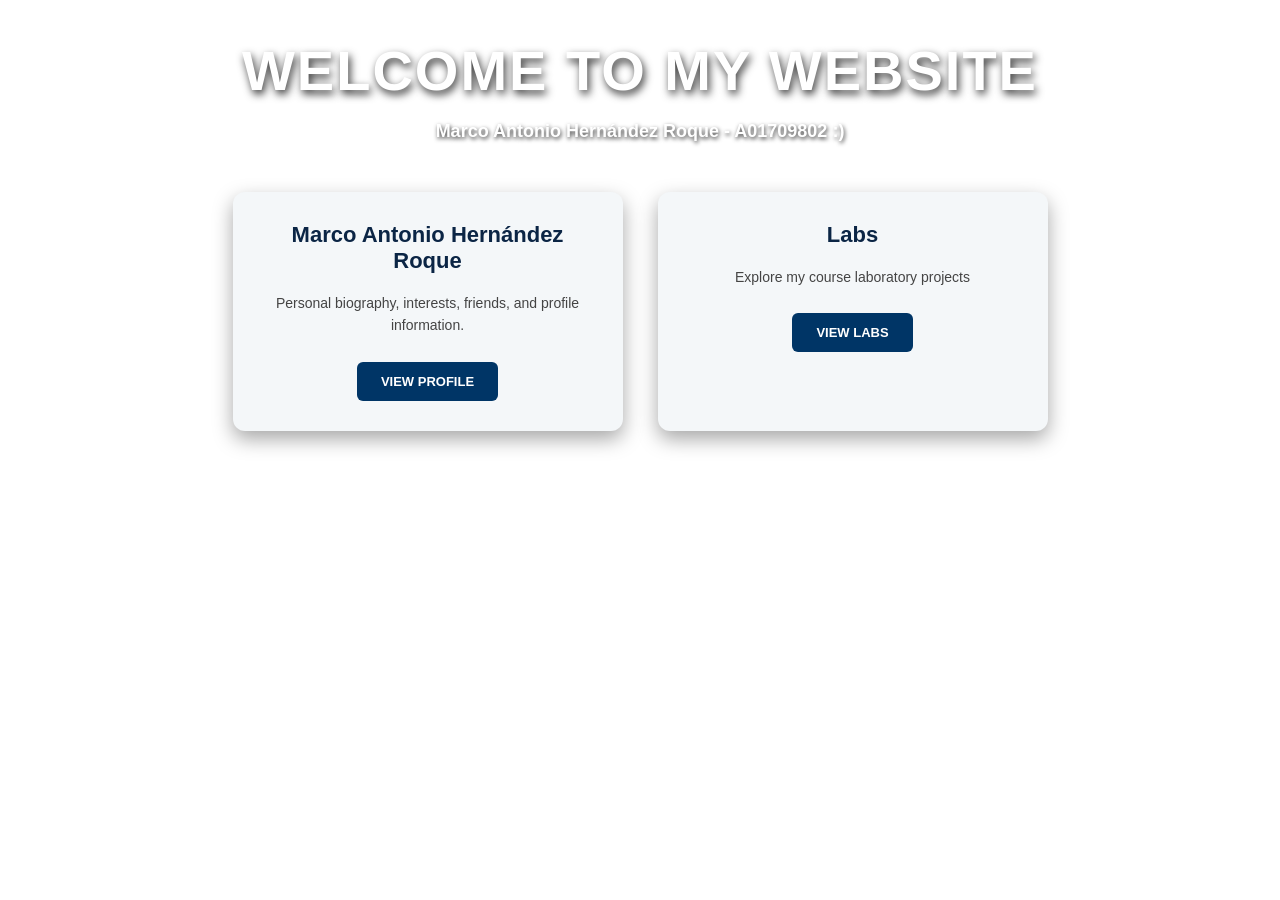
<file: index.html>
<!DOCTYPE html>
<html>
<head>
    <meta name="google-site-verification" content="821G0F13uRJggfJQc-ORoBqTIUs0PExx9cIBZShuzz4" />
    <title>Home</title>
</head>
<body style="margin: 0; padding: 0; font-family: Arial, sans-serif; background-image: url('https://wallpaperaccess.com/full/1193446.jpg'); background-size: cover; background-position: center; background-attachment: fixed; text-align: center; color: #ffffff;">

        <h1 style="font-size: 56px; margin-bottom: 10px; letter-spacing: 2px; text-shadow: 2px 4px 8px rgba(0,0,0,0.8);">
            WELCOME TO MY WEBSITE
        </h1>

        <p style="font-size: 18px; font-weight: bold; margin-bottom: 50px; text-shadow: 1px 2px 4px rgba(0,0,0,0.8);">
            Marco Antonio Hernández Roque - A01709802 :)
        </p>

        <div style="display: flex; justify-content: center; gap: 35px; flex-wrap: wrap; padding: 0 20px;">

            <!-- Biografía -->
            <div style="background-color: #f4f7f9; color: #333333; width: 340px; padding: 30px 25px; border-radius: 12px; box-shadow: 0 8px 20px rgba(0,0,0,0.35);">
                <h2 style="color: #0b2545; margin-top: 0; font-size: 22px;">
                    Marco Antonio Hernández Roque
                </h2>
                <p style="font-size: 14px; color: #444444; line-height: 1.6; margin-bottom: 25px;">
                    Personal biography, interests, friends, and profile information.
                </p>
                <a href="https://marcoflesh.github.io/IoT-Test-/" style="text-decoration: none;">
                    <button style="background-color: #003566; color: white; border: none; padding: 12px 24px; border-radius: 6px; font-weight: bold; font-size: 13px; cursor: pointer;">
                        VIEW PROFILE
                    </button>
                </a>
            </div>

            <!-- Labs -->
            <div style="background-color: #f4f7f9; color: #333333; width: 340px; padding: 30px 25px; border-radius: 12px; box-shadow: 0 8px 20px rgba(0,0,0,0.35);">
                <h2 style="color: #0b2545; margin-top: 0; font-size: 22px;">
                    Labs
                </h2>
                <p style="font-size: 14px; color: #444444; line-height: 1.6; margin-bottom: 25px;">
                    Explore my course laboratory projects
                </p>
                <a href="labs.html" style="text-decoration: none;">
                    <button style="background-color: #003566; color: white; border: none; padding: 12px 24px; border-radius: 6px; font-weight: bold; font-size: 13px; cursor: pointer;">
                        VIEW LABS
                    </button>
                </a>
            </div>

        </div>

    </div>

</body>
</html>
</file>
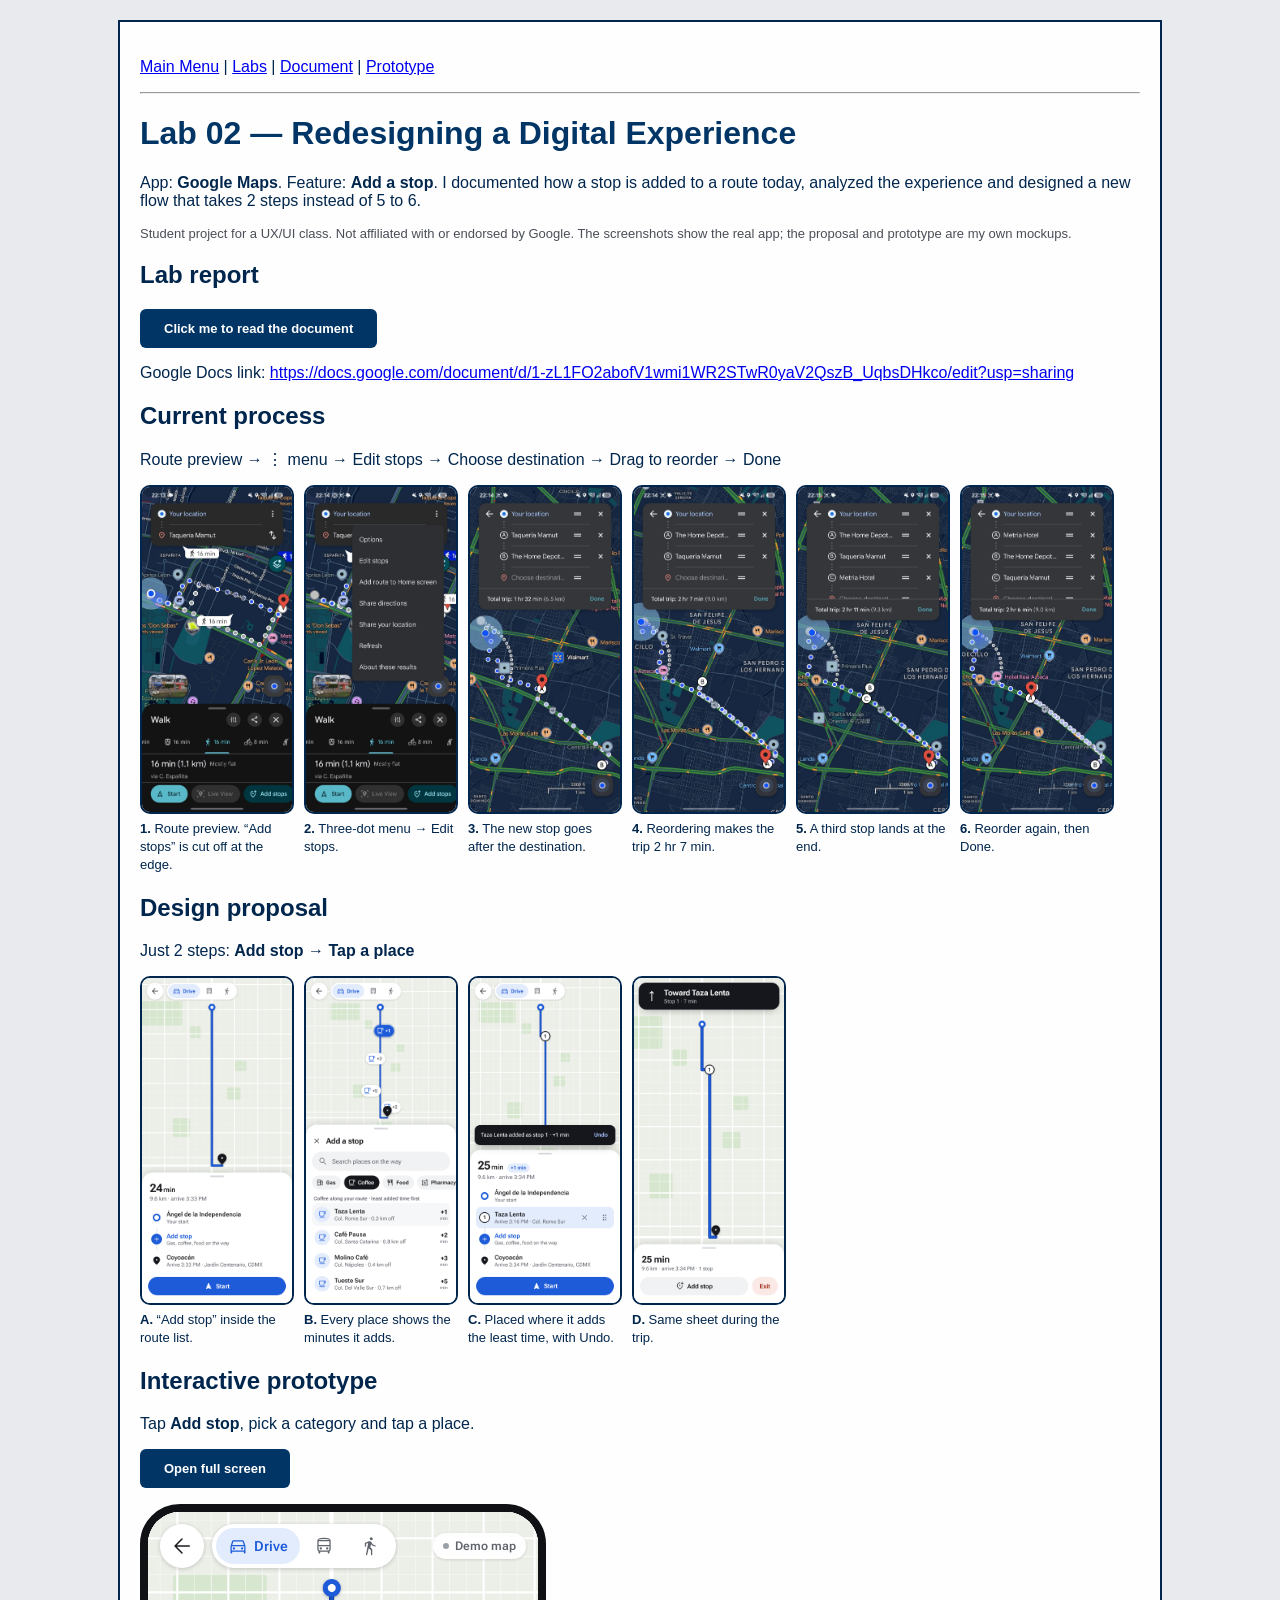
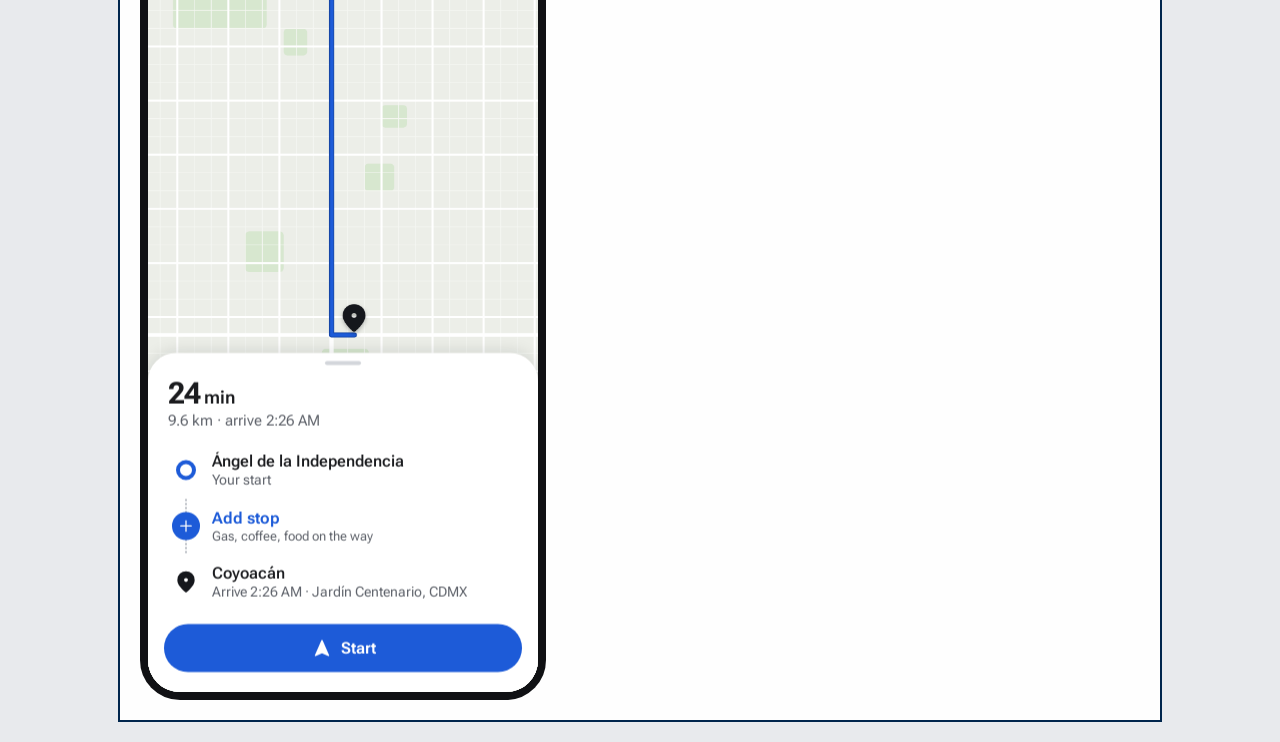
<file: lab02/index.html>
<!DOCTYPE html>
<html lang="en">
<head>
    <meta charset="utf-8">
    <meta name="viewport" content="width=device-width, initial-scale=1">
    <title>Lab 02</title>
    <style>
        .shots { display: flex; gap: 14px; flex-wrap: wrap; }
        .shots figure { margin: 0; width: 150px; }
        .shots img { width: 150px; height: auto; border: 2px solid #00264d; border-radius: 10px; display: block; }
        .shots figcaption { font-size: 13px; line-height: 1.4; margin-top: 6px; }
        .note { font-size: 13px; color: #4a4e57; }
        button, .btn { display: inline-block; background-color: #003566; color: white; border: none; padding: 12px 24px; border-radius: 6px; font-family: Arial, sans-serif; font-weight: bold; font-size: 13px; line-height: normal; text-decoration: none; cursor: pointer; }
        button, .btn { transition: background-color 160ms ease-out; }
        @media (hover: hover) and (pointer: fine) { button:hover, .btn:hover { background-color: #00509d; } }
        button:focus-visible, a:focus-visible { outline: 3px solid #1a73e8; outline-offset: 2px; }
        @media (max-width: 600px) {
            .shots figure, .shots img { width: 46%; }
            .shots figure img { width: 100%; }
        }
    </style>
</head>
<body style="background-color: #e8eaed; font-family: Arial, sans-serif; color: #00264d; margin: 20px;">

    <div style="background-color: rgba(255, 255, 255, 0.95); padding: 20px; border: 2px solid #00264d; max-width: 1000px; margin: 0 auto;">

        <!-- Simple navigation menu -->
        <p>
            <a href="../index.html">Main Menu</a> |
            <a href="../labs.html">Labs</a> |
            <a href="#report">Document</a> |
            <a href="#prototype">Prototype</a>
        </p>

        <hr>

        <h1 style="color: #003566;">Lab 02 — Redesigning a Digital Experience</h1>
        <p>
            App: <b>Google Maps</b>. Feature: <b>Add a stop</b>. I documented how a stop is added to a route today, analyzed the experience and designed a new flow that takes 2 steps instead of 5 to 6.
        </p>
        <p class="note">Student project for a UX/UI class. Not affiliated with or endorsed by Google. The screenshots show the real app; the proposal and prototype are my own mockups.</p>

        <!-- The lab report lives in Google Docs -->
        <h2 id="report">Lab report</h2>
        <p>
            <a class="btn" href="https://docs.google.com/document/d/1-zL1FO2abofV1wmi1WR2STwR0yaV2QszB_UqbsDHkco/edit?usp=sharing" target="_blank" rel="noopener">Click me to read the document</a>
        </p>
        <p style="word-break: break-all;">
            Google Docs link: <a href="https://docs.google.com/document/d/1-zL1FO2abofV1wmi1WR2STwR0yaV2QszB_UqbsDHkco/edit?usp=sharing" target="_blank" rel="noopener">https://docs.google.com/document/d/1-zL1FO2abofV1wmi1WR2STwR0yaV2QszB_UqbsDHkco/edit?usp=sharing</a>
        </p>

        <!-- Before and after, at a glance -->
        <h2>Current process</h2>
        <p>Route preview → ⋮ menu → Edit stops → Choose destination → Drag to reorder → Done</p>
        <div class="shots">
            <figure><img src="img/current-01.jpg" alt="Route preview to Taquería Mamut, 16 min walking" width="738" height="1600" loading="lazy"><figcaption><b>1.</b> Route preview. “Add stops” is cut off at the edge.</figcaption></figure>
            <figure><img src="img/current-02.jpg" alt="Three-dot menu with Edit stops" width="738" height="1600" loading="lazy"><figcaption><b>2.</b> Three-dot menu → Edit stops.</figcaption></figure>
            <figure><img src="img/current-03.jpg" alt="Edit stops list with Taquería Mamut and The Home Depot, 1 hr 32 min" width="738" height="1600" loading="lazy"><figcaption><b>3.</b> The new stop goes after the destination.</figcaption></figure>
            <figure><img src="img/current-04.jpg" alt="Stops reordered, 2 hr 7 min" width="738" height="1600" loading="lazy"><figcaption><b>4.</b> Reordering makes the trip 2 hr 7 min.</figcaption></figure>
            <figure><img src="img/current-05.jpg" alt="Third stop Metria Hotel added, 2 hr 11 min" width="738" height="1600" loading="lazy"><figcaption><b>5.</b> A third stop lands at the end.</figcaption></figure>
            <figure><img src="img/current-06.jpg" alt="Final order, 2 hr 6 min, Done" width="738" height="1600" loading="lazy"><figcaption><b>6.</b> Reorder again, then Done.</figcaption></figure>
        </div>

        <h2>Design proposal</h2>
        <p>Just 2 steps: <b>Add stop → Tap a place</b></p>
        <div class="shots">
            <figure><img src="img/proposal-1.png" alt="Proposal: Add stop row inside the route list" width="780" height="1688" loading="lazy"><figcaption><b>A.</b> “Add stop” inside the route list.</figcaption></figure>
            <figure><img src="img/proposal-2.png" alt="Proposal: Add a stop sheet with categories and minutes added" width="780" height="1688" loading="lazy"><figcaption><b>B.</b> Every place shows the minutes it adds.</figcaption></figure>
            <figure><img src="img/proposal-3.png" alt="Proposal: stop placed automatically with Undo" width="780" height="1688" loading="lazy"><figcaption><b>C.</b> Placed where it adds the least time, with Undo.</figcaption></figure>
            <figure><img src="img/proposal-4.png" alt="Proposal: Add stop available while navigating" width="780" height="1688" loading="lazy"><figcaption><b>D.</b> Same sheet during the trip.</figcaption></figure>
        </div>

        <!-- Interactive prototype (Google Maps JavaScript API when a key is set in prototype/config.js) -->
        <h2 id="prototype">Interactive prototype</h2>
        <p>Tap <b>Add stop</b>, pick a category and tap a place.</p>
        <p><a class="btn" href="prototype/prototype.html" target="_blank" rel="noopener">Open full screen</a></p>
        <iframe src="prototype/prototype.html?embed" title="Interactive prototype: add a stop" loading="lazy"
                style="width: 100%; max-width: 390px; height: 780px; border: 8px solid #101114; border-radius: 40px; display: block;"></iframe>

    </div>


</body>
</html>
</file>
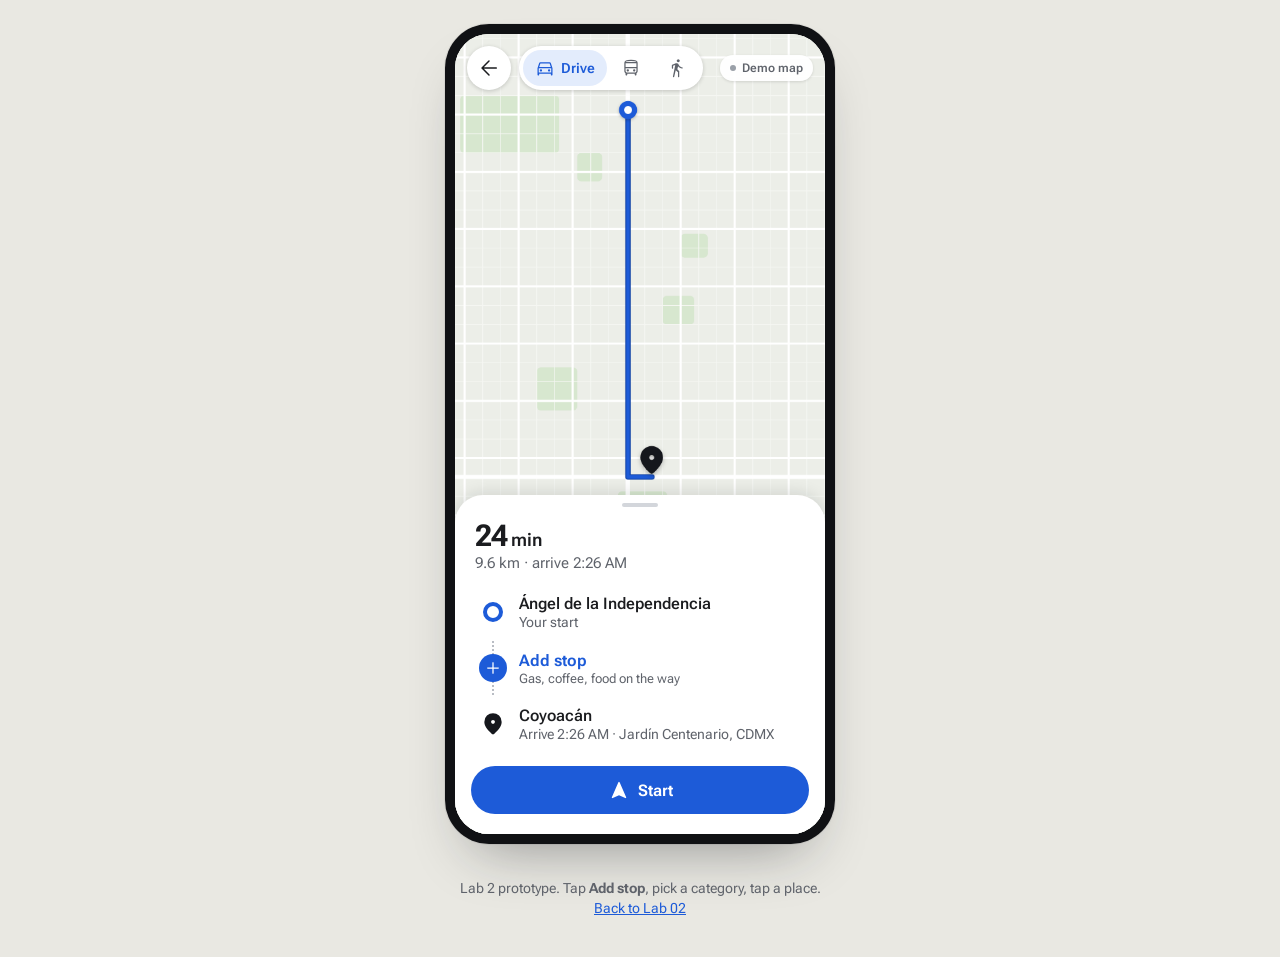
<file: lab02/prototype/prototype.html>
<!doctype html>
<html lang="en">
<head>
  <meta charset="utf-8">
  <meta name="viewport" content="width=device-width, initial-scale=1, viewport-fit=cover">
  <title>Add a Stop Prototype</title>
  <meta name="description" content="Interactive prototype for Lab 2: add a stop to a Google Maps driving route in two actions.">
  <link rel="icon" href="data:image/svg+xml,%3Csvg xmlns='http://www.w3.org/2000/svg' viewBox='0 0 32 32'%3E%3Crect width='32' height='32' rx='8' fill='%2315171C'/%3E%3Cpath d='M9 23c4-8 10-6 14-14' fill='none' stroke='%231D5BD8' stroke-width='3.5' stroke-linecap='round'/%3E%3Ccircle cx='16' cy='15.6' r='3.2' fill='%23fff'/%3E%3C/svg%3E">
  <link rel="preload" href="assets/fonts/roboto-flex-latin-wght-normal.woff2" as="font" type="font/woff2" crossorigin>
  <link rel="stylesheet" href="prototype.css">
</head>
<body>
  <div class="stage">
    <div class="device">
      <div class="app" id="app" data-view="route" data-nav="0">
        <div class="map" id="map" role="img" aria-label="Map of the route"></div>

        <div class="topbar" id="topbar">
          <button class="fab" type="button" aria-label="Back to search">
            <svg class="i" aria-hidden="true"><use href="assets/icons.svg#i-arrow_back"/></svg>
          </button>
          <div class="modes" role="group" aria-label="Travel mode">
            <button class="mode" type="button" aria-pressed="true" data-mode="drive"><svg class="i" aria-hidden="true"><use href="assets/icons.svg#i-directions_car"/></svg><span>Drive</span></button>
            <button class="mode" type="button" aria-pressed="false" data-mode="transit" aria-label="Transit"><svg class="i" aria-hidden="true"><use href="assets/icons.svg#i-directions_bus"/></svg><span>Transit</span></button>
            <button class="mode" type="button" aria-pressed="false" data-mode="walk" aria-label="Walk"><svg class="i" aria-hidden="true"><use href="assets/icons.svg#i-directions_walk"/></svg><span>Walk</span></button>
          </div>
        </div>

        <div class="badge" id="badge"><span class="dot"></span><span id="badgeText">Loading map</span></div>

        <div class="navcard" id="navcard" aria-live="polite">
          <svg aria-hidden="true"><use href="assets/icons.svg#i-straight"/></svg>
          <div><b id="navTitle">Head south</b><small id="navSub">Toward your stop</small></div>
        </div>

        <section class="sheet" id="sheet" aria-label="Route details">
          <div class="grabber" aria-hidden="true"></div>
          <div class="views">

            <div class="view" id="viewRoute" aria-hidden="false">
              <div class="summary">
                <span class="eta"><span id="etaMin">--</span><small>min</small></span>
                <span class="delta" id="delta"></span>
                <span class="meta" style="flex-basis:100%"><span id="dist">--</span> · arrive <span id="arrive">--</span></span>
              </div>
              <ol class="stops" id="stops" aria-label="Stops on this route"></ol>
              <div class="actions">
                <button class="btn btn-primary" type="button" id="startBtn"><svg class="i" aria-hidden="true"><use href="assets/icons.svg#i-navigation-f"/></svg>Start</button>
              </div>
            </div>

            <div class="view" id="viewAdd" aria-hidden="true">
              <div class="add-head">
                <button class="row-btn" type="button" id="closeAdd" aria-label="Close add a stop">
                  <svg class="i" aria-hidden="true"><use href="assets/icons.svg#i-close"/></svg>
                </button>
                <h2>Add a stop</h2>
              </div>
              <label class="search">
                <svg class="i" aria-hidden="true"><use href="assets/icons.svg#i-search"/></svg>
                <span class="sr">Search for a place</span>
                <input id="q" type="search" name="stop-search" placeholder="Search places on the way" autocomplete="off" spellcheck="false" enterkeyhint="search">
              </label>
              <div class="chips" id="chips" role="radiogroup" aria-label="Categories along your route"></div>
              <p class="list-label" id="listLabel">Along your route</p>
              <ul class="results" id="results" aria-live="polite"></ul>
            </div>

            <div class="view" id="viewNav" aria-hidden="true">
              <div class="nav-sum">
                <div class="txt"><b id="navEta">--</b><small id="navMeta">--</small></div>
              </div>
              <div class="nav-actions">
                <button class="btn btn-tonal" type="button" id="navAdd"><svg class="i" aria-hidden="true"><use href="assets/icons.svg#i-add_location_alt"/></svg>Add stop</button>
                <button class="btn btn-exit" type="button" id="exitNav">Exit</button>
              </div>
            </div>

          </div>
        </section>

        <div class="snack" id="snack" role="status"><span id="snackText"></span><button type="button" id="undoBtn">Undo</button></div>
        <div class="sr" aria-live="polite" id="live"></div>
      </div>
    </div>
    <p class="stage-note">Lab 2 prototype. Tap <b>Add stop</b>, pick a category, tap a place. <a href="../">Back to Lab 02</a></p>
  </div>

  <script src="config.js"></script>
  <script src="assets/vendor/gsap.min.js"></script>
  <script src="assets/vendor/Flip.min.js"></script>
  <script src="prototype.js"></script>
</body>
</html>
</file>
<file: lab02/prototype/prototype.css>
/* Lab 2 prototype: Add a stop. Tokens follow /.tastemaker/style-lock.md (prototype UI section). */
@font-face {
  font-family: "Roboto Flex";
  src: url("assets/fonts/roboto-flex-latin-wght-normal.woff2") format("woff2");
  font-weight: 100 1000;
  font-display: swap;
}

:root {
  --surface: #FFFFFF;
  --ink: #1B1C1F;
  --muted: #5F636B;
  --chip: #F1F2F4;
  --line: #E3E5E8;
  --route: #1D5BD8;
  --route-casing: #1546A8;
  --route-soft: #E3ECFC;
  --nav: #15171C;
  --stage: #E9E8E2;

  --r-sheet: 28px;
  --r-row: 14px;
  --r-pill: 999px;

  --ease-out: cubic-bezier(.22, 1, .36, 1);
  --ease-std: cubic-bezier(.2, 0, 0, 1);
  --t-fast: 160ms;
  --t-mid: 240ms;
  --t-sheet: 280ms;

  --sheet-h: 86%;
  --font: "Roboto Flex", system-ui, -apple-system, "Segoe UI", sans-serif;
}

* { box-sizing: border-box; }
html, body { margin: 0; height: 100%; }
body {
  font-family: var(--font);
  color: var(--ink);
  background: var(--stage);
  -webkit-font-smoothing: antialiased;
  font-feature-settings: "tnum" 1;
}
button { font: inherit; color: inherit; background: none; border: 0; padding: 0; cursor: pointer; }
input { font: inherit; color: inherit; }
svg.i { width: 24px; height: 24px; fill: currentColor; flex: none; }
.sr { position: absolute; width: 1px; height: 1px; overflow: hidden; clip: rect(0 0 0 0); white-space: nowrap; }

:focus-visible { outline: 2px solid var(--route); outline-offset: 2px; }

/* ---------- stage + device ---------- */
.stage {
  min-height: 100%;
  display: grid;
  place-items: center;
  gap: 20px;
  padding: 24px 16px;
}
.device {
  width: 390px;
  height: min(820px, calc(100vh - 48px));
  min-height: 640px;
  border-radius: 44px;
  padding: 10px;
  background: #101114;
  box-shadow: 0 30px 60px -30px rgba(20, 22, 28, .45), 0 0 0 1px rgba(0,0,0,.06);
}
.stage-note {
  max-width: 390px;
  text-align: center;
  font-size: 14px;
  line-height: 1.45;
  color: var(--muted);
}
.stage-note a { color: var(--route); }

body.embed { background: transparent; }
body.embed .stage { padding: 0; display: block; height: 100%; }
body.embed .device { width: 100%; height: 100%; min-height: 0; padding: 0; border-radius: 0; background: none; box-shadow: none; }
body.embed .stage-note { display: none; }
@media (max-width: 480px) {
  .stage { padding: 0; display: block; height: 100%; }
  .device { width: 100%; height: 100%; min-height: 0; padding: 0; border-radius: 0; box-shadow: none; }
  .stage-note { display: none; }
}

.app {
  position: relative;
  width: 100%;
  height: 100%;
  overflow: hidden;
  border-radius: 34px;
  background: #ECEEE8;
  isolation: isolate;
}
body.embed .app { border-radius: inherit; }
@media (max-width: 480px) { .app { border-radius: 0; } }

/* ---------- map ---------- */
.map, .demo { position: absolute; inset: 0; }
.demo { overflow: hidden; background: #ECEEE8; }
.world {
  position: absolute;
  left: 0; top: 0;
  transform-origin: 0 0;
  transition: transform 520ms var(--ease-std);
  will-change: transform;
}
.world svg { display: block; }
.world .route-casing, .world .route-main {
  fill: none;
  stroke-linecap: round;
  stroke-linejoin: round;
  vector-effect: non-scaling-stroke;
  transition: opacity var(--t-mid) var(--ease-std);
}
.world .route-casing { stroke: var(--route-casing); stroke-width: 8; }
.world .route-main { stroke: var(--route); stroke-width: 5; }
.pinlayer { position: absolute; inset: 0; }
.pinlayer > .pin-anchor {
  position: absolute;
  width: 0; height: 0;
}
.pin-anchor > * {
  transform: translate(-50%, -50%) scale(var(--inv, 1));
  transition: transform 520ms var(--ease-std), opacity var(--t-mid) var(--ease-std);
}
.pin-anchor.is-tip > * { transform: translate(-50%, -100%) scale(var(--inv, 1)); transform-origin: 50% 100%; }

/* pins (shared by demo map and Google AdvancedMarkerElement content) */
.pin-origin {
  width: 18px; height: 18px; border-radius: 50%;
  background: var(--surface);
  border: 5px solid var(--route);
  box-shadow: 0 1px 3px rgba(0,0,0,.25);
}
.pin-dest {
  width: 34px; height: 34px;
  color: var(--nav);
  filter: drop-shadow(0 2px 2px rgba(0,0,0,.25));
}
.pin-dest svg { width: 34px; height: 34px; fill: currentColor; }
.pin-stop {
  width: 26px; height: 26px; border-radius: 50%;
  display: grid; place-items: center;
  background: var(--surface);
  border: 2.5px solid var(--nav);
  font-size: 13px; font-weight: 700;
  box-shadow: 0 1px 3px rgba(0,0,0,.25);
}
.pin-cand {
  display: inline-flex; align-items: center; gap: 4px;
  height: 30px; padding: 0 9px 0 5px;
  border-radius: var(--r-pill);
  background: var(--surface);
  color: var(--route);
  font-size: 12px; font-weight: 600;
  white-space: nowrap;
  box-shadow: 0 1px 4px rgba(0,0,0,.22);
  cursor: pointer;
  transition: background-color var(--t-fast) var(--ease-std), color var(--t-fast) var(--ease-std), box-shadow var(--t-fast) var(--ease-std), transform 520ms var(--ease-std), opacity var(--t-mid) var(--ease-std);
}
.pin-cand svg { width: 20px; height: 20px; fill: currentColor; }
.pin-cand .pin-cost { color: var(--muted); font-weight: 600; }
.pin-cand.is-active { background: var(--route); color: #fff; box-shadow: 0 0 0 3px rgba(29, 91, 216, .25), 0 2px 6px rgba(0,0,0,.25); }
.pin-cand.is-active .pin-cost { color: #fff; }

/* ---------- top bar ---------- */
.topbar {
  position: absolute; left: 12px; right: 12px; top: 12px;
  display: flex; align-items: center; gap: 8px;
  z-index: 5;
  transition: opacity var(--t-mid) var(--ease-std), transform var(--t-sheet) var(--ease-std);
}
.app[data-view="nav"] .topbar,
.app[data-nav="1"] .topbar { opacity: 0; transform: translateY(-8px); pointer-events: none; }
.fab {
  width: 44px; height: 44px; border-radius: 50%;
  display: grid; place-items: center;
  background: var(--surface);
  box-shadow: 0 1px 4px rgba(0,0,0,.18);
}
.modes {
  display: flex; gap: 2px;
  height: 44px; padding: 4px;
  border-radius: var(--r-pill);
  background: var(--surface);
  box-shadow: 0 1px 4px rgba(0,0,0,.18);
}
.mode {
  display: inline-flex; align-items: center; gap: 6px;
  height: 36px; padding: 0 12px;
  border-radius: var(--r-pill);
  color: var(--muted);
  font-size: 14px; font-weight: 600;
  transition: background-color var(--t-fast) var(--ease-std), color var(--t-fast) var(--ease-std);
}
.mode svg { width: 20px; height: 20px; }
.mode[aria-pressed="true"] { background: var(--route-soft); color: var(--route); }
.mode:not([aria-pressed="true"]) span { display: none; }

.badge {
  position: absolute; right: 12px; top: 21px; z-index: 4;
  height: 26px; padding: 0 10px;
  display: inline-flex; align-items: center; gap: 6px;
  border-radius: var(--r-pill);
  background: rgba(255,255,255,.92);
  font-size: 11.5px; font-weight: 600; color: var(--muted);
  box-shadow: 0 1px 3px rgba(0,0,0,.12);
}
.badge .dot { width: 6px; height: 6px; border-radius: 50%; background: #9AA0A8; }
.badge.is-live .dot { background: #1E7A4C; }
body.static .badge { display: none; }

/* ---------- navigation card ---------- */
.navcard {
  position: absolute; left: 12px; right: 12px; top: 12px; z-index: 5;
  display: flex; align-items: center; gap: 14px;
  padding: 14px 16px;
  border-radius: 20px;
  background: var(--nav); color: #fff;
  box-shadow: 0 8px 24px -12px rgba(0,0,0,.5);
  opacity: 0; transform: translateY(-12px);
  pointer-events: none;
  transition: opacity var(--t-mid) var(--ease-std), transform var(--t-sheet) var(--ease-out);
}
.app[data-nav="1"] .navcard { opacity: 1; transform: none; pointer-events: auto; }
.navcard svg { width: 36px; height: 36px; fill: #fff; }
.navcard b { display: block; font-size: 20px; font-weight: 650; letter-spacing: -.01em; }
.navcard small { display: block; margin-top: 2px; font-size: 14px; color: rgba(255,255,255,.78); }

/* ---------- sheet ---------- */
.sheet {
  position: absolute; left: 0; right: 0; bottom: 0;
  height: var(--sheet-h);
  z-index: 6;
  background: var(--surface);
  border-radius: var(--r-sheet) var(--r-sheet) 0 0;
  box-shadow: 0 -2px 16px rgba(20, 22, 28, .12);
  transform: translateY(var(--y, 60%));
  transition: transform var(--t-sheet) var(--ease-std);
  will-change: transform;
}
.grabber { width: 36px; height: 4px; border-radius: 2px; background: #D3D6DB; margin: 8px auto 0; }
.views { display: grid; grid-template-columns: minmax(0, 1fr); }
.view {
  grid-area: 1 / 1;
  align-self: start;
  min-width: 0;
  padding: 10px 16px 20px;
  transition: opacity var(--t-mid) var(--ease-std), visibility 0s linear 0s;
}
.view[aria-hidden="true"] {
  opacity: 0; visibility: hidden; pointer-events: none;
  transition: opacity var(--t-fast) var(--ease-std), visibility 0s linear var(--t-fast);
}

/* route view */
.summary { display: flex; align-items: baseline; flex-wrap: wrap; gap: 4px 10px; padding: 4px 4px 12px; }
.eta { font-size: 30px; font-weight: 680; letter-spacing: -.02em; line-height: 1; }
.eta small { font-size: 18px; font-weight: 600; margin-left: 3px; letter-spacing: 0; }
.meta { font-size: 14.5px; color: var(--muted); }
.delta {
  display: inline-flex; align-items: center; gap: 4px;
  height: 24px; padding: 0 9px;
  border-radius: var(--r-pill);
  background: var(--route-soft); color: var(--route);
  font-size: 13px; font-weight: 650;
  opacity: 0; transform: translateY(4px);
  transition: opacity var(--t-mid) var(--ease-std), transform var(--t-mid) var(--ease-out);
}
.delta.is-on { opacity: 1; transform: none; }

.stops { list-style: none; margin: 0; padding: 0; position: relative; }
.stops::before {
  content: ""; position: absolute; left: 21px; top: 26px; bottom: 26px;
  border-left: 2px dotted #B9BDC4;
}
.row {
  position: relative;
  display: flex; align-items: center; gap: 12px;
  min-height: 56px; padding: 6px 4px 6px 8px;
  border-radius: var(--r-row);
  background: var(--surface);
  transition: background-color var(--t-mid) var(--ease-std), box-shadow var(--t-fast) var(--ease-std);
}
.row.is-new { background: var(--route-soft); }
.row.is-dragging { box-shadow: 0 8px 20px -6px rgba(20,22,28,.28); z-index: 2; }
.row.shifting { transition: transform var(--t-mid) var(--ease-std), background-color var(--t-mid) var(--ease-std); }
.node {
  position: relative; z-index: 1;
  width: 28px; height: 28px; flex: none;
  display: grid; place-items: center;
  border-radius: 50%;
  background: var(--surface);
}
.node.o::after { content: ""; width: 12px; height: 12px; border-radius: 50%; border: 4px solid var(--route); background: #fff; }
.node.n { border: 2px solid var(--nav); font-size: 13px; font-weight: 700; }
.node.d svg { width: 26px; height: 26px; fill: var(--nav); }
.node.plus { background: var(--route); color: #fff; }
.node.plus svg { width: 20px; height: 20px; }
.txt { flex: 1; min-width: 0; }
.txt b { display: block; font-size: 16px; font-weight: 560; white-space: nowrap; overflow: hidden; text-overflow: ellipsis; }
.txt small { display: block; margin-top: 1px; font-size: 13.5px; color: var(--muted); white-space: nowrap; overflow: hidden; text-overflow: ellipsis; }
.row-btn {
  width: 40px; height: 40px; flex: none;
  display: grid; place-items: center;
  border-radius: 50%;
  color: var(--muted);
  transition: background-color var(--t-fast) var(--ease-std);
}
.row-btn svg { width: 22px; height: 22px; }
.handle { cursor: grab; touch-action: none; }
.row.is-dragging .handle { cursor: grabbing; }

.add-row { padding: 2px 0; }
.add-btn {
  width: 100%;
  display: flex; align-items: center; gap: 12px;
  min-height: 52px; padding: 6px 8px;
  border-radius: var(--r-row);
  text-align: left;
  color: var(--route);
  transition: background-color var(--t-fast) var(--ease-std);
}
.add-btn b { display: block; font-size: 16px; font-weight: 640; }
.add-btn small { display: block; font-size: 13px; color: var(--muted); margin-top: 1px; }
.add-btn:disabled { color: var(--muted); cursor: default; }
.add-btn:disabled .node.plus { background: #C9CDD3; }

.actions { display: flex; gap: 10px; margin-top: 14px; }
.btn {
  height: 48px; padding: 0 20px;
  display: inline-flex; align-items: center; justify-content: center; gap: 8px;
  border-radius: var(--r-pill);
  font-size: 16px; font-weight: 640;
  transition: background-color var(--t-fast) var(--ease-std), transform var(--t-fast) var(--ease-out);
}
.btn svg { width: 22px; height: 22px; }
.btn-primary { flex: 1; background: var(--route); color: #fff; }
.btn-tonal { background: var(--chip); color: var(--ink); }
.btn:active { transform: scale(.98); }

@media (hover: hover) and (pointer: fine) {
  .row-btn:hover, .fab:hover { background: var(--chip); }
  .add-btn:not(:disabled):hover { background: var(--route-soft); }
  .btn-primary:hover { background: #184FC0; }
  .btn-tonal:hover { background: #E6E8EB; }
  .chip:hover { background: #E6E8EB; }
  .result:hover { background: #F6F7F8; }
  .mode:not([aria-pressed="true"]):hover { background: var(--chip); }
}

/* add view */
.add-head { display: flex; align-items: center; gap: 4px; padding: 0 0 8px; }
.add-head h2 { margin: 0; font-size: 20px; font-weight: 650; letter-spacing: -.01em; flex: 1; }
.add-head .row-btn { margin-left: -8px; color: var(--ink); }
.search {
  display: flex; align-items: center; gap: 10px;
  height: 50px; padding: 0 16px;
  border-radius: var(--r-pill);
  background: var(--chip);
  color: var(--muted);
}
.search input { flex: 1; min-width: 0; border: 0; background: none; outline: none; font-size: 16px; color: var(--ink); }
.search input::placeholder { color: var(--muted); }
.search:focus-within { box-shadow: 0 0 0 2px var(--route) inset; }
.chips {
  display: flex; gap: 8px;
  margin: 12px -16px 0; padding: 0 16px 2px;
  overflow-x: auto; scrollbar-width: none;
}
.chips::-webkit-scrollbar { display: none; }
.chip {
  flex: none;
  display: inline-flex; align-items: center; gap: 6px;
  height: 36px; padding: 0 14px 0 10px;
  border-radius: var(--r-pill);
  background: var(--chip);
  font-size: 14px; font-weight: 600;
  transition: background-color var(--t-fast) var(--ease-std), color var(--t-fast) var(--ease-std);
}
.chip svg { width: 20px; height: 20px; }
.chip[aria-checked="true"] { background: var(--nav); color: #fff; }
.list-label { margin: 14px 4px 4px; font-size: 13px; font-weight: 600; color: var(--muted); }
.results { list-style: none; margin: 0; padding: 0; max-height: var(--results-max, 280px); overflow-y: auto; overscroll-behavior: contain; }
.result {
  width: 100%;
  display: flex; align-items: center; gap: 12px;
  min-height: 60px; padding: 8px 6px;
  border-radius: var(--r-row);
  text-align: left;
  transition: background-color var(--t-fast) var(--ease-std);
}
.result.is-active { background: #F6F7F8; }
.r-ico {
  width: 40px; height: 40px; flex: none;
  display: grid; place-items: center;
  border-radius: 50%;
  background: var(--route-soft); color: var(--route);
}
.r-ico svg { width: 22px; height: 22px; }
.r-cost { flex: none; text-align: right; min-width: 52px; }
.r-cost b { display: block; font-size: 16px; font-weight: 680; color: var(--ink); }
.r-cost small { display: block; font-size: 12px; color: var(--muted); }
.r-cost svg { width: 24px; height: 24px; color: var(--route); }
.state-msg { padding: 16px 6px; font-size: 14.5px; line-height: 1.45; color: var(--muted); }
.state-msg b { display: block; color: var(--ink); font-weight: 600; margin-bottom: 2px; }
.skel { display: flex; gap: 12px; align-items: center; padding: 10px 6px; }
.skel i { display: block; border-radius: 8px; background: #EEF0F2; }
.skel i:first-child { width: 40px; height: 40px; border-radius: 50%; }
.skel span { flex: 1; display: grid; gap: 6px; }
.skel span i:first-child { width: 60%; height: 12px; border-radius: 6px; }
.skel span i:last-child { width: 40%; height: 10px; border-radius: 6px; }

/* nav view */
.nav-sum { display: flex; align-items: center; gap: 12px; padding: 4px 4px 0; }
.nav-sum .txt b { font-size: 24px; font-weight: 680; letter-spacing: -.02em; }
.nav-actions { display: flex; gap: 10px; margin-top: 14px; }
.nav-actions .btn { flex: 1; }
.btn-exit { background: #FBE9E6; color: #A3301E; flex: 0 0 auto !important; }

/* snackbar */
.snack {
  position: absolute; left: 12px; right: 12px; bottom: 0; z-index: 8;
  display: flex; align-items: center; gap: 12px;
  min-height: 48px; padding: 8px 8px 8px 16px;
  border-radius: 14px;
  background: var(--nav); color: #fff;
  font-size: 14.5px; line-height: 1.35;
  box-shadow: 0 8px 24px -10px rgba(0,0,0,.45);
  opacity: 0;
  transform: translateY(calc(-1 * var(--snack-b, 300px) - 4px));
  pointer-events: none;
  transition: opacity var(--t-mid) var(--ease-std), transform var(--t-sheet) var(--ease-out);
}
.snack.is-on { opacity: 1; transform: translateY(calc(-1 * var(--snack-b, 300px) - 12px)); pointer-events: auto; }
.snack span { flex: 1; }
.snack button { height: 36px; padding: 0 12px; border-radius: 10px; color: #A9C3FF; font-weight: 650; }

@media (prefers-reduced-motion: reduce) {
  *, *::before, *::after { transition-duration: 1ms !important; animation-duration: 1ms !important; }
}

.summary { transition: opacity var(--t-mid) var(--ease-std); }
.app.is-updating .summary { opacity: .55; }
</file>
